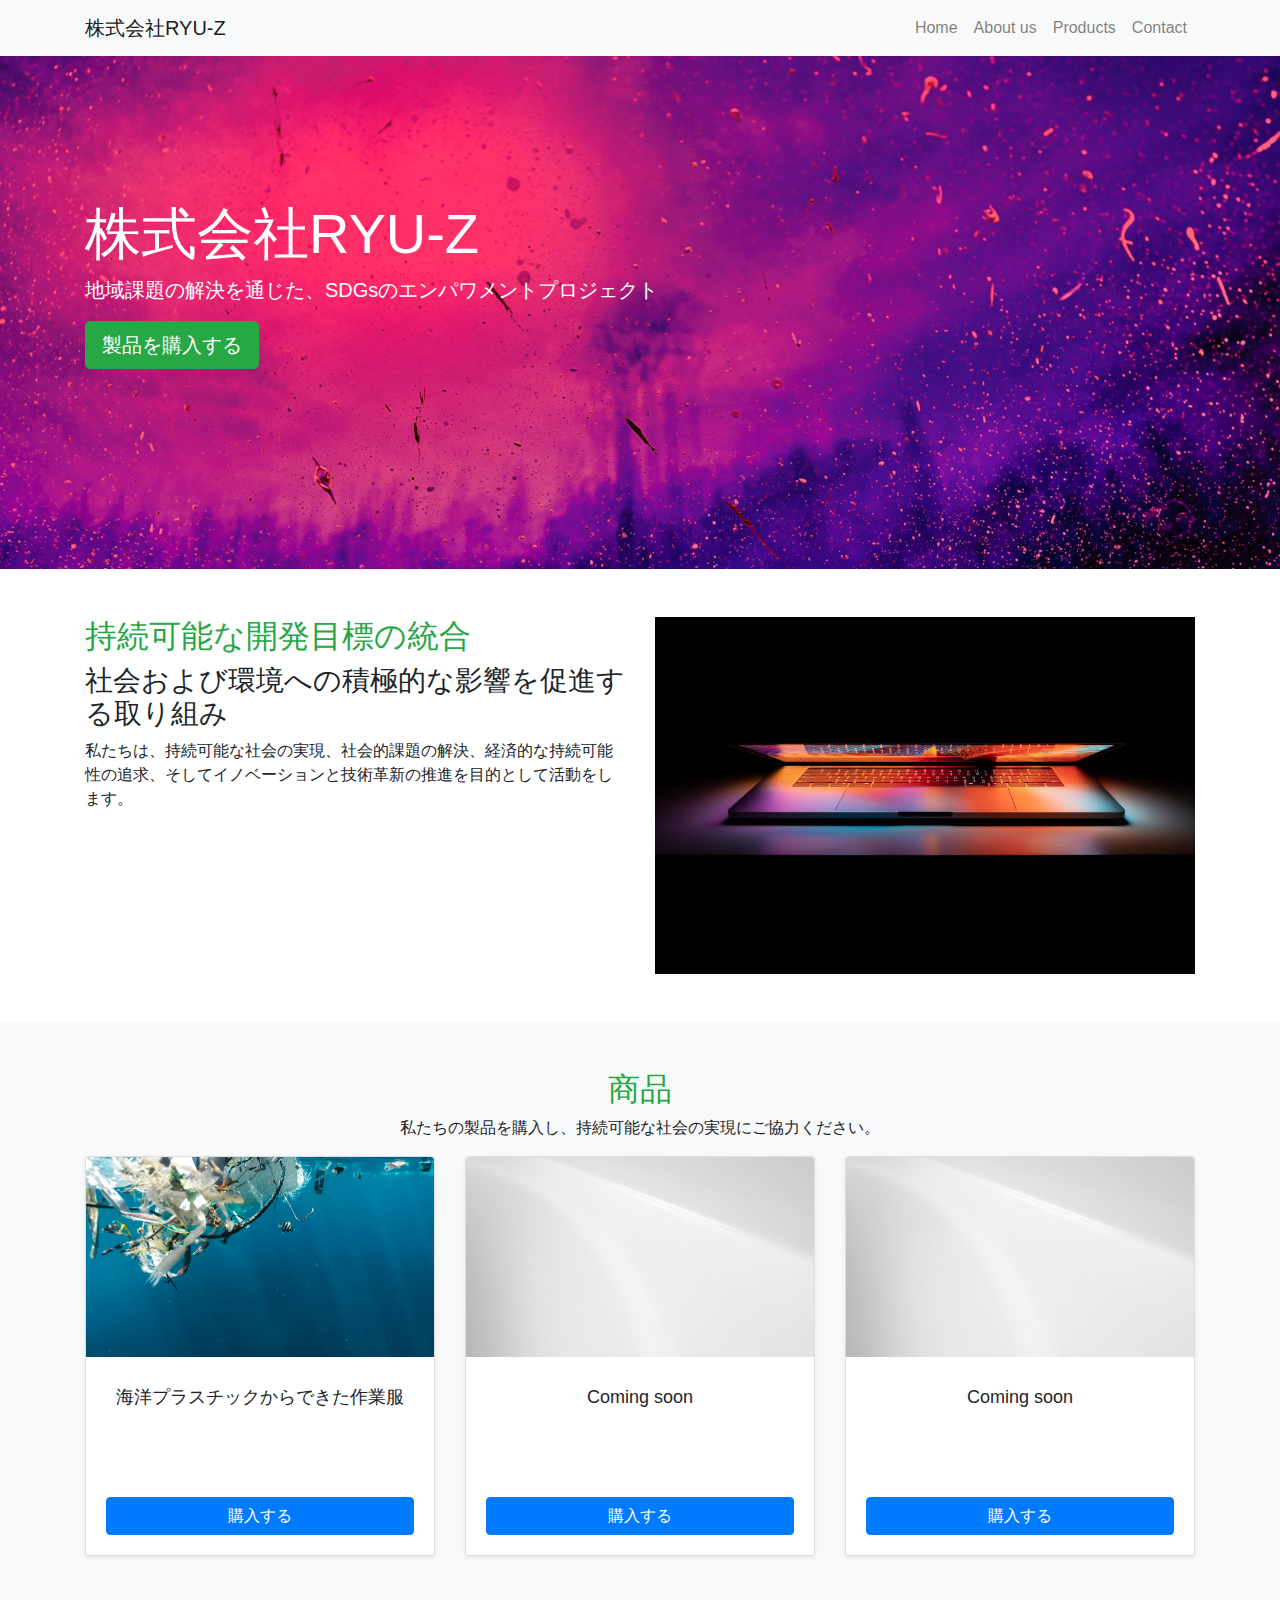
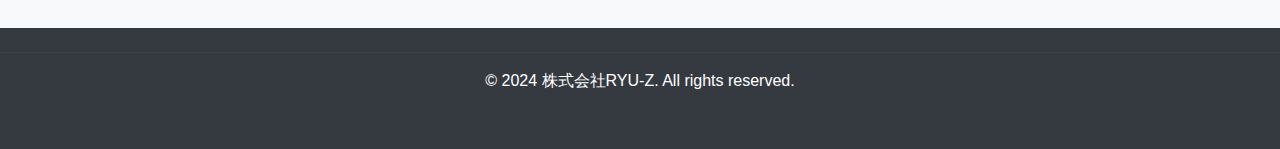
<file: index.html>
<!DOCTYPE html>
<html lang="ja">
<head>
    <meta charset="UTF-8">
    <meta name="viewport" content="width=device-width, initial-scale=1.0">
    <title>株式会社RYU-Z</title>
    <link rel="stylesheet" href="https://stackpath.bootstrapcdn.com/bootstrap/4.5.2/css/bootstrap.min.css">
    <link rel="stylesheet" href="./styles.css">
</head>
<body>

    <header class="fixed-top">
        <nav class="navbar navbar-expand-lg navbar-light bg-light">
            <div class="container">
                <a class="navbar-brand" href="#">株式会社RYU-Z</a>
                <button class="navbar-toggler" type="button" data-toggle="collapse" data-target="#navbarNav" aria-controls="navbarNav" aria-expanded="false" aria-label="Toggle navigation">
                    <span class="navbar-toggler-icon"></span>
                </button>
                <div class="collapse navbar-collapse" id="navbarNav">
                    <ul class="navbar-nav ml-auto">
                        <li class="nav-item"><a class="nav-link" href="#home">Home</a></li>
                        <li class="nav-item"><a class="nav-link" href="#about">About us</a></li>
                        <li class="nav-item"><a class="nav-link" href="#products">Products</a></li>
                        <li class="nav-item"><a class="nav-link" href="#">Contact</a></li>
                    </ul>
                </div>
            </div>
        </nav>
    </header>

    <section class="hero" id="home">
        <div class="container text-left text-white">
            <h1 class="display-4">株式会社RYU-Z</h1>
            <p class="lead">地域課題の解決を通じた、SDGsのエンパワメントプロジェクト</p>
            <a href="#products" class="btn btn-success btn-lg">製品を購入する</a>
        </div>
    </section>
    <section class="about py-5" id="about">
        <div class="container">
            <div class="row">
                <div class="col-md-6">
                    <h2 class="text-success">持続可能な開発目標の統合</h2>
                    <h3>社会および環境への積極的な影響を促進する取り組み</h3>
                    <p>私たちは、持続可能な社会の実現、社会的課題の解決、経済的な持続可能性の追求、そしてイノベーションと技術革新の推進を目的として活動をします。</p>
                </div>
                <div class="col-md-6">
                    <img src="./images/PC.png" class="img-fluid" alt="PCでの作業">
                </div>
            </div>
        </div>
    </section>
    <section class="products py-5 bg-light" id="products">
        <div class="container text-center">
            <h2 class="text-success">商品</h2>
            <p>私たちの製品を購入し、持続可能な社会の実現にご協力ください。</p>
            <div class="row">
                <div class="col-md-4">
                    <div class="card mb-4 shadow-sm product-card">
                        <img src="./images/plastics.png" class="card-img-top" alt="プロジェクト2">
                        <div class="card-body">
                            <h4 class="card-title">海洋プラスチックからできた作業服</h4>
                            <a href="./products/project2.html" class="btn btn-primary">購入する</a>
                        </div>
                    </div>
                </div>
                <div class="col-md-4">
                    <div class="card mb-4 shadow-sm product-card">
                        <img src="./images/white.png" class="card-img-top" alt="プロジェクト3">
                        <div class="card-body">
                            <h4 class="card-title">Coming soon</h4>
                            <a href="#" class="btn btn-primary">購入する</a>
                        </div>
                    </div>
                </div>
                <div class="col-md-4">
                    <div class="card mb-4 shadow-sm product-card">
                        <img src="./images/white.png" class="card-img-top" alt="プロジェクト3">
                        <div class="card-body">
                            <h4 class="card-title">Coming soon</h4>
                            <a href="#" class="btn btn-primary">購入する</a>
                        </div>
                    </div>
                </div>
            </div>
        </div>
    </section>

    <footer class="bg-dark text-white py-4" id="footer">
        <div class="footer-bottom text-center py-3">
            <p>&copy; 2024 株式会社RYU-Z. All rights reserved.</p>
        </div>
    </footer>
    
    <script src="https://code.jquery.com/jquery-3.5.1.slim.min.js"></script>
    <script src="https://cdn.jsdelivr.net/npm/@popperjs/core@2.9.2/dist/umd/popper.min.js"></script>
    <script src="https://stackpath.bootstrapcdn.com/bootstrap/4.5.2/js/bootstrap.min.js"></script>
    <script src="./index.js"></script>
</body>
</html>
</file>
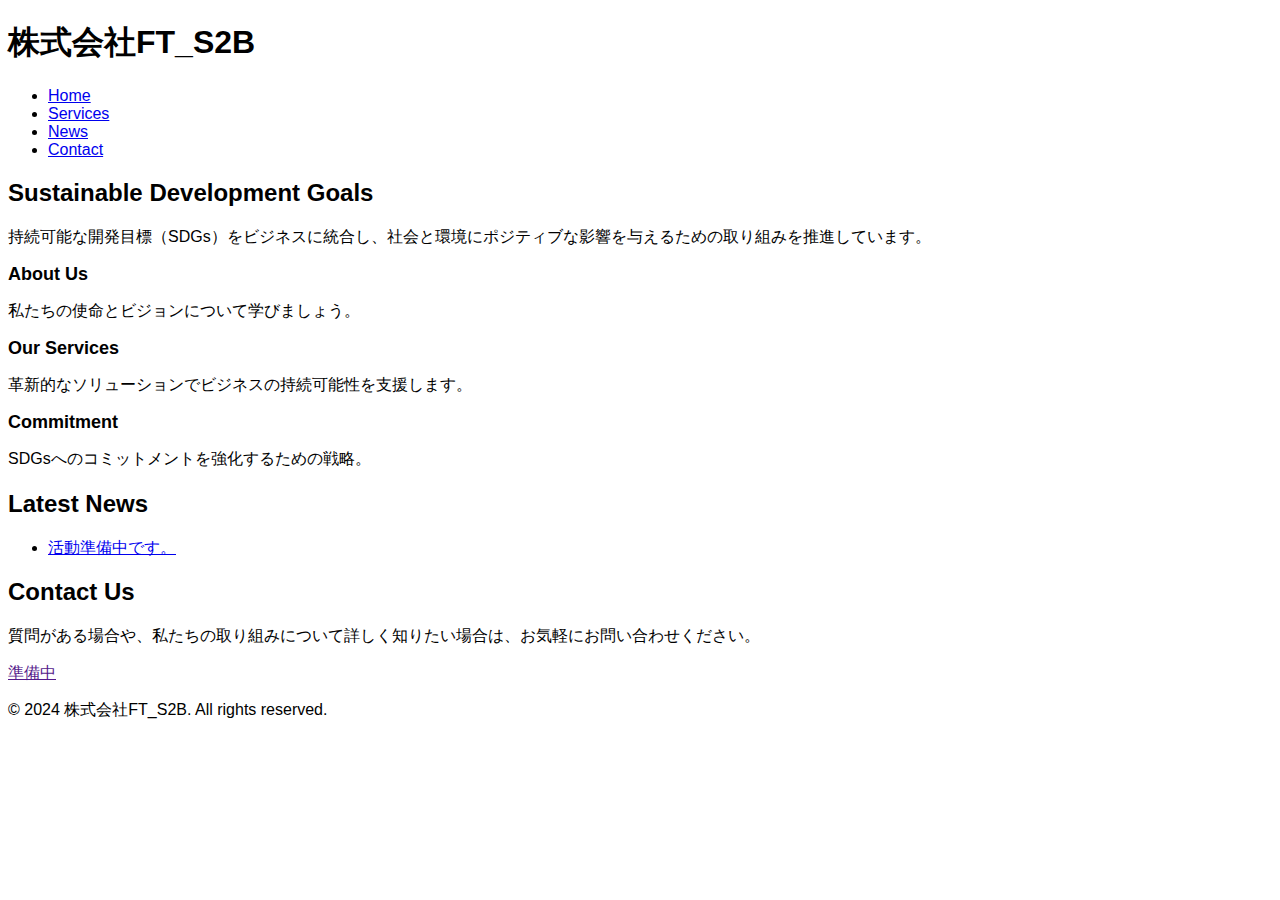
<file: old/index.html>
<!DOCTYPE html>
<html lang="ja">

<head>
    <meta charset="UTF-8">
    <meta name="viewport" content="width=device-width, initial-scale=1.0">
    <title>株式会社FT_S2B</title>
    <link rel="stylesheet" href="styles.css">
</head>
<script>
    document.addEventListener('DOMContentLoaded', function () {
        const navLinks = document.querySelectorAll('.nav-links a');
        navLinks.forEach(link => {
            link.addEventListener('click', function () {
                navLinks.forEach(l => l.classList.remove('active'));
                this.classList.add('active');
            });
        });
    });
</script>

<body>
    <header class="header">
        <h1 class="header-title">株式会社FT_S2B</h1>
        <nav class="navbar">
            <ul class="nav-links">
                <li class="nav-item"><a href="#intro">Home</a></li>
                <li class="nav-item"><a href="#services">Services</a></li>
                <li class="nav-item"><a href="#news">News</a></li>
                <li class="nav-item"><a href="#contact">Contact</a></li>
            </ul>
        </nav>
    </header>
    <main class="main">
        <section class="section intro" id="intro">
            <div class="container">
                <h2 class="section-title">Sustainable Development Goals</h2>
                <p class="section-text">持続可能な開発目標（SDGs）をビジネスに統合し、社会と環境にポジティブな影響を与えるための取り組みを推進しています。</p>
            </div>
        </section>
        <section class="section services" id="services">
            <div class="container grid">
                <div class="card">
                    <h2 class="card-title">About Us</h2>
                    <p class="card-text">私たちの使命とビジョンについて学びましょう。</p>
                </div>
                <div class="card">
                    <h2 class="card-title">Our Services</h2>
                    <p class="card-text">革新的なソリューションでビジネスの持続可能性を支援します。</p>
                </div>
                <div class="card">
                    <h2 class="card-title">Commitment</h2>
                    <p class="card-text">SDGsへのコミットメントを強化するための戦略。</p>
                </div>
            </div>
        </section>
        <section class="section news" id="news">
            <div class="container">
                <h2 class="section-title">Latest News</h2>
                <ul class="news-list">
                    <li class="news-item"><a href="#">活動準備中です。</a></li>
                </ul>
            </div>
        </section>
        <section class="section contact" id="contact">
            <div class="container">
                <h2 class="section-title">Contact Us</h2>
                <p class="section-text">質問がある場合や、私たちの取り組みについて詳しく知りたい場合は、お気軽にお問い合わせください。</p>
                <a class="btn contact-btn" href="">準備中</a>
            </div>
        </section>
    </main>
    <footer class="footer">
        <div class="container">
            <p class="footer-text">© 2024 株式会社FT_S2B. All rights reserved.</p>
        </div>
    </footer>
</body>

</html>
</file>
<file: styles.css>
body {
    font-family: Arial, sans-serif;
}

.hero {
    background-image: url('./images/red_purple.png');
    background-size: cover;
    background-position: center;
    background-attachment: fixed;
    color: white;
    padding: 200px 0;
    position: relative;
}

.hero .container {
    position: relative;
    z-index: 2;
}

.image-section {
    text-align: center;
}

.image-section img {
    max-width: 100%;
    height: auto;
}

.card-title {
    font-size: 18px;
    margin: 10px 0;
}

.card-text {
    font-size: 16px;
}

.footer-bottom {
    border-top: 1px solid #444;
}

.product-card, .product-card {
    transition: transform 0.3s ease, box-shadow 0.3s ease;
    height: 400px; /* 固定化する高さ */
    overflow: hidden; /* コンテンツがオーバーフローするのを防ぐ */
}

.product-card:hover, .product-card:hover {
    transform: translateY(-10px);
    box-shadow: 0 4px 8px rgba(0, 0, 0, 0.2);
}

.product-card:hover .card-title, .productfunding-card:hover .card-title {
    color: green;
}

.product-card img {
    width: 100%;
    height: 200px; /* ここで高さを統一します */
    object-fit: cover; /* カバーするようにフィットさせます */
}

.product-card .card-body {
    height: calc(100% - 200px); /* 画像部分を除いた高さを指定 */
    display: flex;
    flex-direction: column;
    justify-content: space-between;
}

.product-card .card-text {
    flex-grow: 1;
    overflow: hidden;
    text-overflow: ellipsis;
}
</file>
<file: old/styles.css>
body {
    font-family: Arial, sans-serif;
}

.hero {
    background-image: url('../images/red_purple.png');
    background-size: cover;
    background-position: center;
    background-attachment: fixed;
    color: white;
    padding: 200px 0;
    position: relative;
}

.hero .container {
    position: relative;
    z-index: 2;
}

.image-section {
    text-align: center;
}

.image-section img {
    max-width: 100%;
    height: auto;
}

.card-title {
    font-size: 18px;
    margin: 10px 0;
}

.card-text {
    font-size: 16px;
}

.footer-bottom {
    border-top: 1px solid #444;
}

.product-card, .crowdfunding-card {
    transition: transform 0.3s ease, box-shadow 0.3s ease;
    height: 400px; /* 固定化する高さ */
    overflow: hidden; /* コンテンツがオーバーフローするのを防ぐ */
}

.product-card:hover, .crowdfunding-card:hover {
    transform: translateY(-10px);
    box-shadow: 0 4px 8px rgba(0, 0, 0, 0.2);
}

.product-card:hover .card-title, .crowdfunding-card:hover .card-title {
    color: green;
}

.crowdfunding-card img {
    width: 100%;
    height: 200px; /* ここで高さを統一します */
    object-fit: cover; /* カバーするようにフィットさせます */
}

.crowdfunding-card .card-body {
    height: calc(100% - 200px); /* 画像部分を除いた高さを指定 */
    display: flex;
    flex-direction: column;
    justify-content: space-between;
}

.crowdfunding-card .card-text {
    flex-grow: 1;
    overflow: hidden;
    text-overflow: ellipsis;
}
</file>
